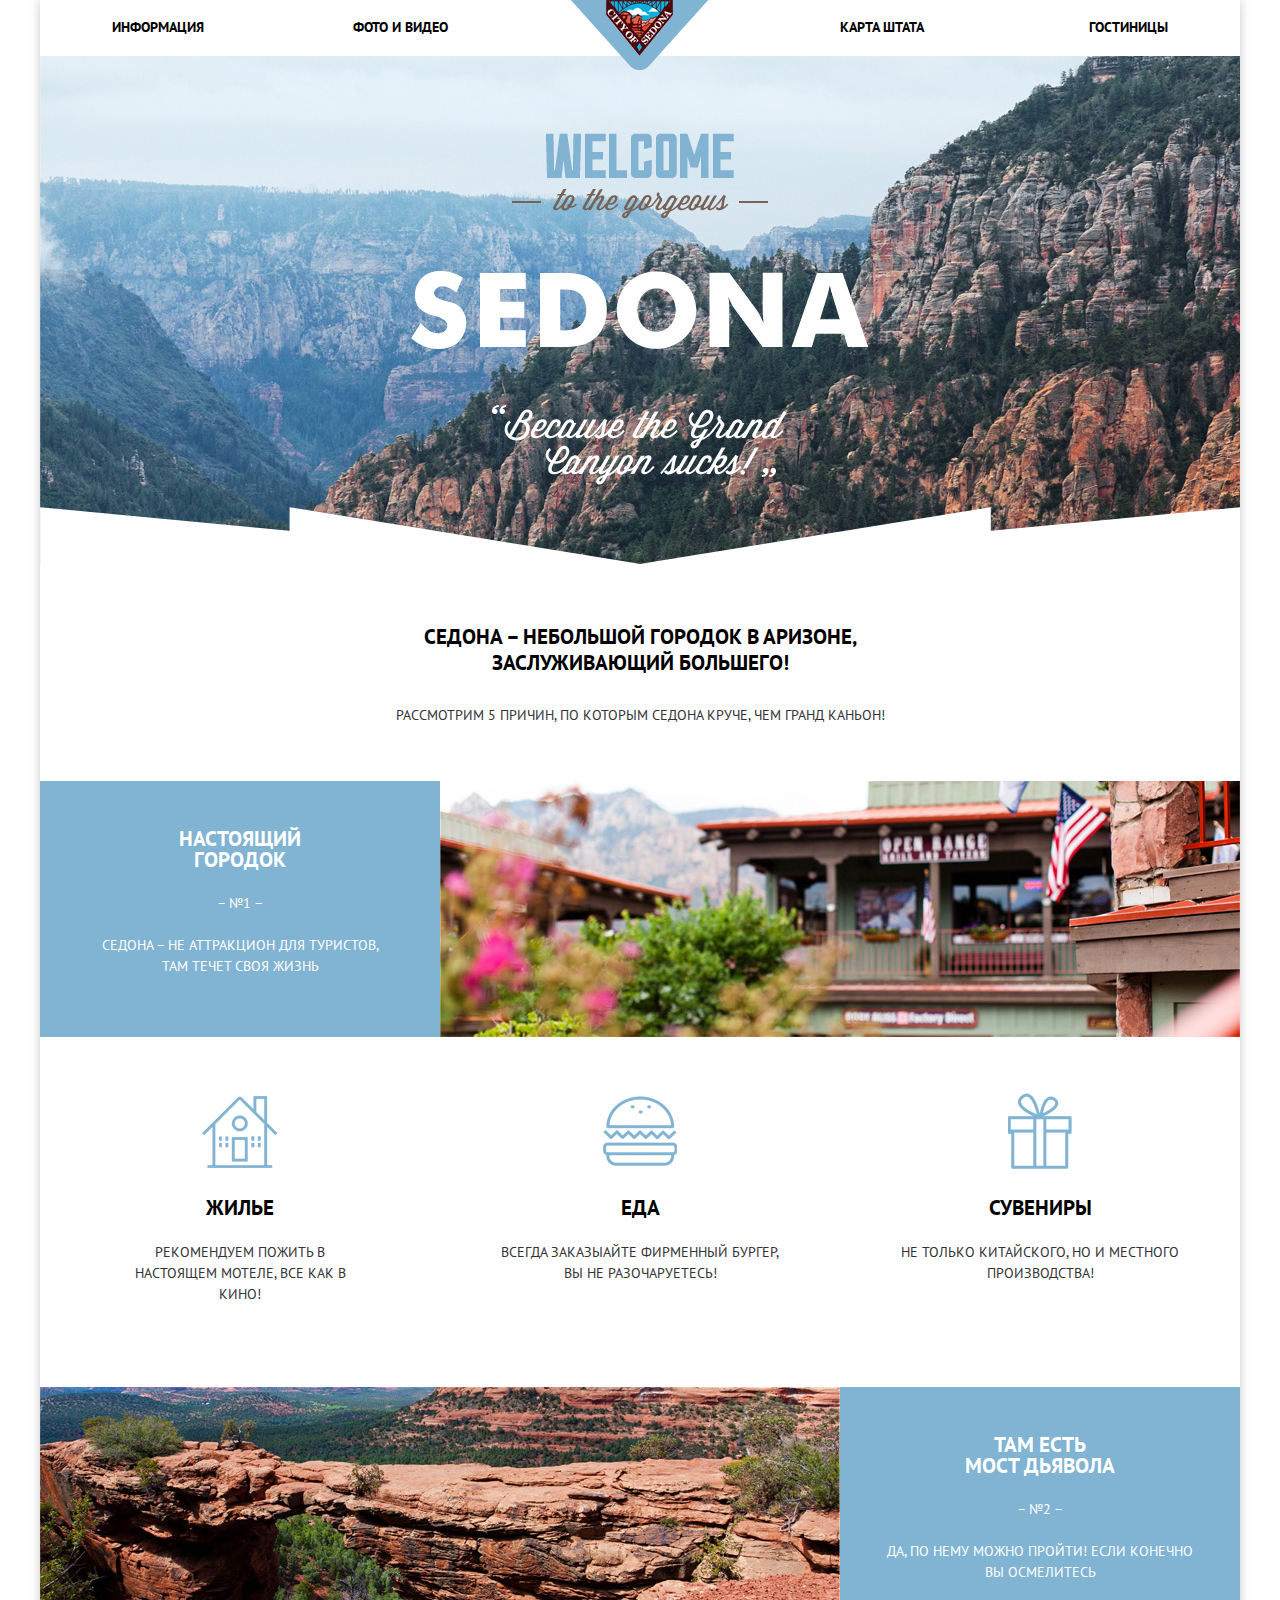
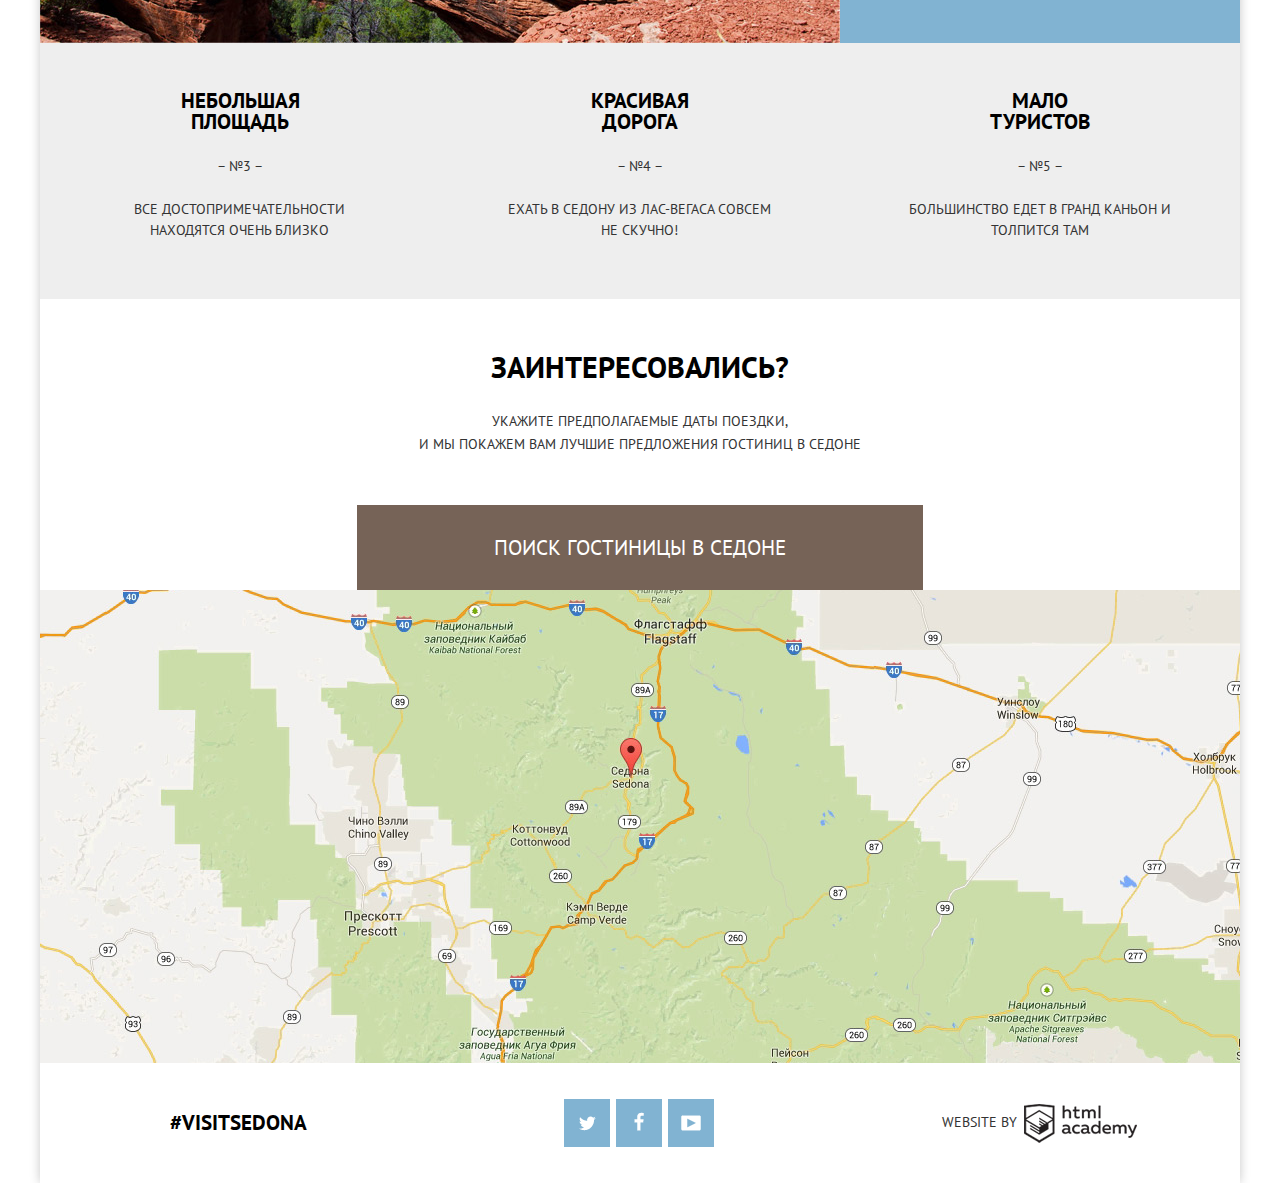
<file: index.html>
<!DOCTYPE html>
<html lang="ru">
  <head>
    <meta charset="utf-8">
    <title>HTML Academy: Седона</title>
    <link href="https://fonts.googleapis.com/css?family=PT+Sans:400,700&amp;subset=cyrillic" rel="stylesheet">
    <link rel="stylesheet" type="text/css" href="css/normalize.css">
    <link href="css/style.min.css" rel="stylesheet">
  </head>
  <body>
    <div class="main-container">
      <header class="main-header wrapper">
        <nav class="header-nav">
        	<ul class="clearfix">
        		<li><a href="#">Информация</a></li>
        		<li><a href="#">Фото и видео</a></li>
        		<li><a href="#">Карта штата</a></li>
        		<li><a href="catalog.html">Гостиницы</a></li>
        	</ul>
        	<div class="header-logo">
        		<img src="img/logo.png" width="138" height="70" alt="City of Sedona">
        	</div>
        </nav>
      </header>
      <main class="main-menu clearfix">
        <div class="main-logo"></div>
        <h3 class="main-title">Седона &ndash; небольшой городок в Аризоне, заслуживающий большего!</h3>
        <p class="reasons">Рассмотрим 5 причин, по которым Седона круче, чем Гранд Каньон!</p>
        <section class="feautures town clearfix">
          <div class="feauture-basic-town">
            <h3 class="title">Настоящий городок</h3>
            <span class="basic-number">&ndash; №1 &ndash;</span>
            <p class="basic-descript">Седона &ndash; не аттракцион для туристов, там течет своя жизнь</p>
          </div>
          <div class="picture-town">
            <img src="img/town.jpg" width="800" height="256" alt="Вид города">
          </div>
        </section>
        <section class="feautures special clearfix"> 
        	<div class="feauture-home">
        	  <h3 class="title-black">Жилье</h3>
        	  <p class="feauture-descript">Рекомендуем пожить в настоящем мотеле, все как в кино!</p>
        	</div>
        	<div class="feauture-food">
        	  <h3 class="title-black">Еда</h3>
        	  <p class="feauture-descript">Всегда заказыайте фирменный бургер, вы не разочаруетесь!</p>
        	</div>
        	<div class="feauture-souvenir">
        	  <h3 class="title-black">Сувениры</h3>
        	  <p class="feauture-descript">Не только китайского, но и местного производства!</p>
        	</div>
        </section>
  			<section class="feautures mount clearfix">
        	<div class="picture-mount">
            <img src="img/bridge.jpg" width="800" height="256" alt="Мост дьявола"> 
          </div>
        	<div class="feauture-basic-mount">
        		<h3 class="title">Там есть<br>мост дьявола</h3>
        		<span class="basic-number">&ndash; №2 &ndash;</span>
        		<p class="basic-descript">Да, по нему можно пройти! Если конечно вы осмелитесь</p>
        	</div>
        </section>
  			<section class="feautures row clearfix">
        	<div class="feauture-square">
        	  <h3 class="title-black">Небольшая площадь</h3>
        	  <span class="feauture-number">&ndash; №3 &ndash;</span>
        	  <p class="feauture-descript">Все достопримечательности находятся очень близко</p>
        	</div>
          <div class="feauture-road">
        		<h3 class="title-black">Красивая дорога</h3>
        	  <span class="feauture-number">&ndash; №4 &ndash;</span>
        	  <p class="feauture-descript">Ехать в Седону из Лас-Вегаса совсем не скучно!</p>
        	</div>
        	<div class="feauture-tourist">
        		<h3 class="title-black">Мало туристов</h3>
        	  <span class="feauture-number">&ndash; №5 &ndash;</span>
        	  <p class="feauture-descript">Большинство едет в Гранд Каньон и толпится там</p>
        	</div>
        </section>
      	<div class="order">
      		<h2 class="title-order">Заинтересовались?</h2>
      		<p class="order-descript">Укажите предполагаемые даты поездки, <br>и мы покажем вам лучшие предложения гостиниц в Седоне</p>
      	  <a class="order-btn" href="form.html">Поиск гостиницы в Седоне</a>
    			<form action="https://echo.htmlacademy.ru" method="get" class="order-form-choise clearfix">
    			  <fieldset class="arrive">
    				  <label for="date-arrive" class="form-label">Дата заезда:</label>
    				  <input type="text" name="date-arrive" id="date-arrive" placeholder="24 апреля 2017">
    				  <button type="button" name="btn-calendar" class="btn-calendar">Календарь</button>
    				</fieldset>
    				<fieldset class="depart">
    				  <label for="date-depart" class="form-label">Дата выезда:</label>
    				  <input type="text" name="date-depart" id="date-depart" placeholder="4 июля 2017">
    				  <button type="button" name="btn-calendar" class="btn-calendar">Календарь</button>
    				</fieldset>
    				<fieldset class="adult">
    				  <label for="adult" class="form-label">Взрослые:</label>
							<div class="form-field">
							  <button type="button" name="btn-minus" class="btn-minus" value="-">Меньше</button>
							  <input type="text" name="adult" id="adult" placeholder="2">
							  <button type="button" name="btn-plus" class="btn-plus" value="+">Больше</button>
							</div>
    				</fieldset>
    				<fieldset class="children">
    				  <label for="children" class="form-label">Дети:</label>
							<div class="form-field">
	    				  <button type="button" name="btn-minus" class="btn-minus" value="-">Меньше</button>
	     				  <input type="text" name="children" id="children" placeholder="0">
	     				  <button type="button" name="btn-plus" class="btn-plus" value="+">Больше</button>
							</div>
    				</fieldset>
    				<button class="btn" type="submit">Найти</button>
    			</form>
      	</div>
        <div class="map">
          <iframe src="https://www.google.com/maps/embed?pb=!1m18!1m12!1m3!1d837973.7880609115!2d-112.31947871627142!3d34.872930459071746!2m3!1f0!2f0!3f0!3m2!1i1024!2i768!4f13.1!3m3!1m2!1s0x872da132f942b00d%3A0x5548c523fa6c8efd!2z0KHQtdC00L7QvdCwLCDQkNGA0LjQt9C-0L3QsCA4NjMzNiwg0KHQqNCQ!5e0!3m2!1sru!2sru!4v1494245614513"></iframe>
        </div>
      </main>
      <footer class="main-footer clearfix">
      	<section class="footer-contacts">
      		<a href="#" class="contacts">#visitsedona</a>
      	</section>
      	<section class="footer-social">
      		<a href="#" class="social-btn social-btn-tw">Twitter</a>
      		<a href="#" class="social-btn social-btn-fb">Facebook</a>
      		<a href="#" class="social-btn social-btn-yt">Youtube</a>
      	</section>
      	<section class="footer-copyright">
      		<span class="copyright">website by</span>
      		<a href="https://htmlacademy.ru/intensive/htmlcss" class="academy-logo">HTML Academy</a>
      	</section>
      </footer>
    </div>
    <script type="text/javascript" src="js/script.min.js"></script> 
  </body>
</html>
</file>
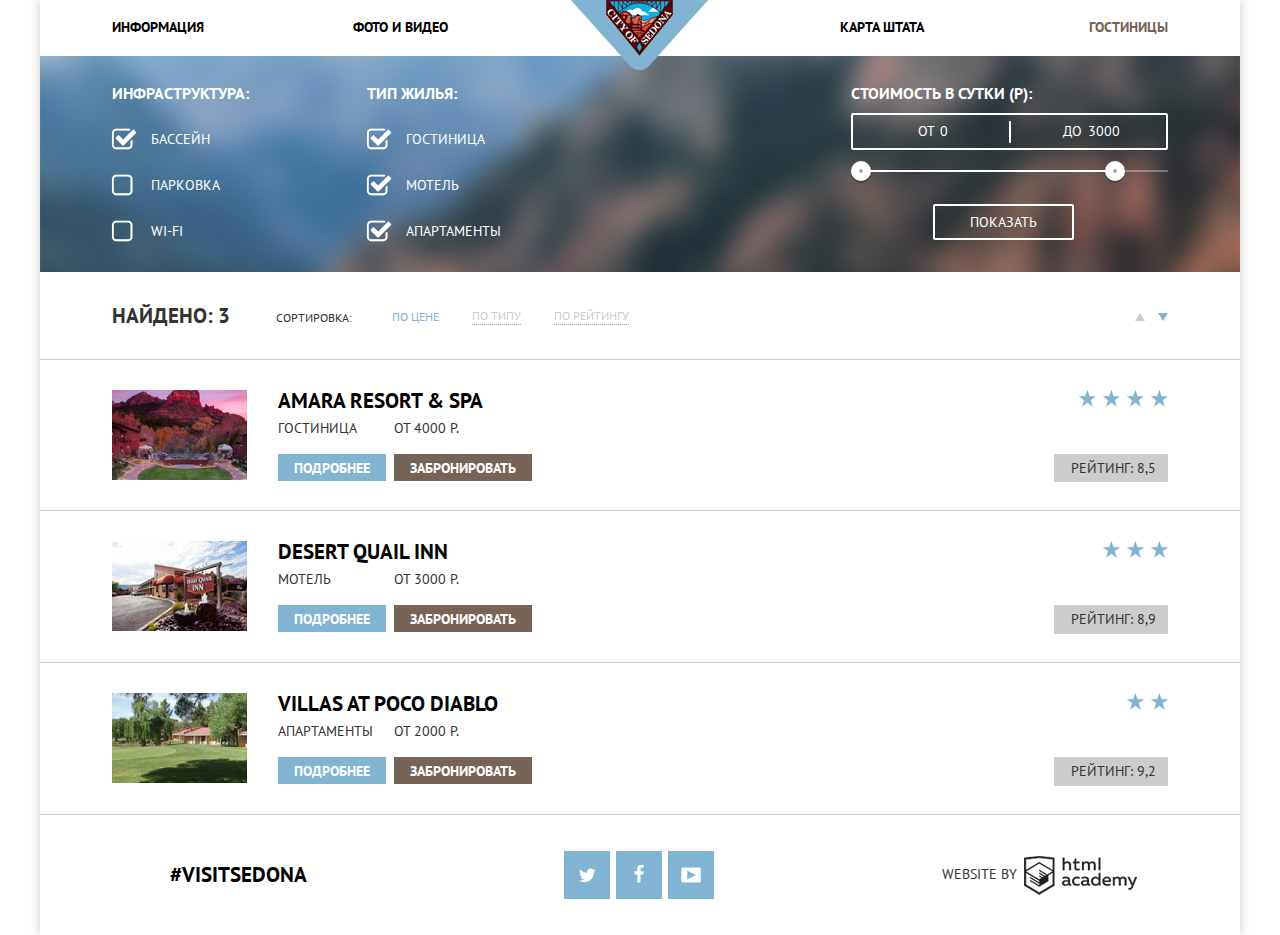
<file: catalog.html>
<!DOCTYPE html>
<html lang="ru">
  <head>
    <meta charset="utf-8">
    <title>HTML Academy: Седона</title>
    <link href="https://fonts.googleapis.com/css?family=PT+Sans:400,700&amp;subset=cyrillic" rel="stylesheet">
    <link rel="stylesheet" type="text/css" href="css/normalize.css">
    <link href="css/style.min.css" rel="stylesheet">
  </head>
  <body>
    <div class="main-container">
      <header class="main-header wrapper">
        <nav class="header-nav">
        	<ul class="clearfix">
        		<li><a href="#">Информация</a></li>
        		<li><a href="#">Фото и видео</a></li>
        		<li><a href="#">Карта штата</a></li>
        		<li><a class="active-link" href="#">Гостиницы</a></li>
        	</ul>
        	<a href="index.html" class="header-logo"><img src="img/logo.png" width="138" height="70" alt="City of Sedona"></a>
        </nav>
      </header>
      <main class="main-menu">
        <form action="https://echo.htmlacademy.ru" method="get" class="form-search clearfix wrapper">
          <fieldset class="search-type search-type-structure">
            <legend class="search-name">Инфраструктура:</legend>
            <ul class="search-list">
              <li>
                <input type="checkbox" name="pool" id="pool" checked>
                <label for="pool">Бассейн</label></li>
              <li>
                <input type="checkbox" name="parking" id="parking">
                <label for="parking">Парковка</label>
              </li>
              <li>
                <input type="checkbox" name="wi-fi" id="wi-fi">
                <label for="wi-fi">Wi-Fi</label>
              </li>
            </ul> 
          </fieldset>
          <fieldset class="search-type search-type-housing">
            <legend class="search-name">Тип жилья:</legend>
            <ul class="search-list">
              <li>
                <input type="checkbox" name="hotel" id="hotel" checked>
                <label for="hotel">Гостиница</label></li>
              <li>
                <input type="checkbox" name="motel" id="motel" checked>
                <label for="motel">Мотель</label>
              </li>
              <li>
                <input type="checkbox" name="apartm" id="apartm" checked>
                <label for="apartm">Апартаменты</label>
              </li>
            </ul>
          </fieldset>
          <fieldset class="search-type search-type-cost">
            <legend class="search-name">Стоимость в сутки (р):</legend>
            <div class="price-controls">
              <label class="min-price">от <input type="text" name="min-price" value="0"></label>
              <label class="max-price">до <input type="text" name="max-price" value="3000"></label>
            </div>
            <div class="range-controls">
              <div class="scale">
                <div class="bar"></div>
              </div>
              <div class="range-toggle range-toggle-min"></div>
              <div class="range-toggle range-toggle-max"></div>
            </div>
            <button class="btn-transparent" type="submit">Показать</button>
          </fieldset>
        </form>
        <div class="search-nav wrapper clearfix">
          <div class="search-sum">Найдено: 3</div>
          <div class="search-sort">
            <span class="sort">Сортировка:</span>
            <a href="#" class="active">По цене</a>
            <a href="#" class="not-active">По типу</a>
            <a href="#" class="not-active">По рейтингу</a>
          </div>
          <div class="search-sort-btn">
            <a href="#" class="sort-btn-up">&uarr;</a>
            <a href="#" class="sort-btn-down sort-btn-active">&darr;</a>
          </div>
        </div>
        <div class="search-result">
          <article class="search-item clearfix wrapper">
            <div class="item-picture"><img src="img/amara-hotel.jpg" width="135" height="90" alt="Amara Resort & Spa"></div>
            <div class="item-description clearfix">
              <h3 class="item-title"><a href="#">Amara Resort &amp; Spa</a></h3>
              <div class="item-type">Гостиница</div>
              <div class="item-cost">От 4000 р.</div>
              <a class="item-btn item-btn-more" href="#">Подробнее</a>
              <a class="item-btn item-btn-order" href="#">Забронировать</a>
            </div>
            <div class="search-rate">
              <div class="rate-sum rate-sum-four">
                <a href="#"><img src="img/star.png" width="17" height="17" alt="Рейтинг">Рейтинг</a>
                <a href="#"><img src="img/star.png" width="17" height="17" alt="Рейтинг">Рейтинг</a>
                <a href="#"><img src="img/star.png" width="17" height="17" alt="Рейтинг">Рейтинг</a>
                <a href="#"><img src="img/star.png" width="17" height="17" alt="Рейтинг">Рейтинг</a>
              </div>
              <div class="rate-description">
                <span>Рейтинг: 8,5</span>
              </div>
            </div>
          </article>
          <article class="search-item clearfix wrapper">
            <div class="item-picture"><img src="img/desert-hotel.jpg" width="135" height="90" alt="Desert Quail Inn"></div>
            <div class="item-description clearfix">
              <h3 class="item-title"><a href="#">Desert Quail Inn</a></h3>
              <div class="item-type">Мотель</div>
              <div class="item-cost">От 3000 р.</div>
              <a class="item-btn item-btn-more" href="#">Подробнее</a>
              <a class="item-btn item-btn-order" href="#">Забронировать</a>
            </div>
            <div class="search-rate">
              <div class="rate-sum rate-sum-three">
                <a href="#"><img src="img/star.png" width="17" height="17" alt="Рейтинг">Рейтинг</a>
                <a href="#"><img src="img/star.png" width="17" height="17" alt="Рейтинг">Рейтинг</a>
                <a href="#"><img src="img/star.png" width="17" height="17" alt="Рейтинг">Рейтинг</a>
              </div>
              <div class="rate-description">
                <span>Рейтинг: 8,9</span>
              </div>
            </div>
          </article>
          <article class="search-item clearfix wrapper">
            <div class="item-picture"><img src="img/poco-hotel.jpg" width="135" height="90" alt="Villas at poco diablo"></div>
            <div class="item-description clearfix">
              <h3 class="item-title"><a href="#">Villas at poco diablo</a></h3>
              <div class="item-type">Апартаменты</div>
              <div class="item-cost">От 2000 р.</div>
              <a class="item-btn item-btn-more" href="#">Подробнее</a>
              <a class="item-btn item-btn-order" href="#">Забронировать</a>
            </div>
            <div class="search-rate">
              <div class="rate-sum rate-sum-two">
                <a href="#"><img src="img/star.png" width="17" height="17" alt="Рейтинг">Рейтинг</a>
                <a href="#"><img src="img/star.png" width="17" height="17" alt="Рейтинг">Рейтинг</a>
              </div>
              <div class="rate-description">
                <span>Рейтинг: 9,2</span>
              </div>
            </div>
          </article>
        </div>
      </main>
      <footer class="main-footer clearfix">
        <section class="footer-contacts">
          <a href="#" class="contacts">#visitsedona</a>
        </section>
        <section class="footer-social">
          <a href="#" class="social-btn social-btn-tw">Twitter</a>
          <a href="#" class="social-btn social-btn-fb">Facebook</a>
          <a href="#" class="social-btn social-btn-yt">Youtube</a>
        </section>
        <section class="footer-copyright">
          <span class="copyright">website by</span>
          <a href="https://htmlacademy.ru/intensive/htmlcss" class="academy-logo">HTML Academy</a>
        </section>
      </footer>
    </div>
  </body>
</html>
</file>
<file: css/style.min.css>
body{min-width:1200px;font-family:"PT Sans","Arial",sans-serif;font-size:14px;line-height:21px;color:#333;font-weight:400;text-transform:uppercase}img{max-width:100%;height:auto}.clearfix::after{content:"";display:table;clear:both}.main-container{width:1200px;margin:0 auto;box-shadow:0 0 10px 0 #c8c8c8}.wrapper{padding-left:72px;padding-right:72px}.header-nav{position:relative}.header-nav ul{list-style-type:none;margin:0;padding:0}.header-nav li{float:left;width:20%;padding-top:17px;padding-bottom:18px;font-weight:700;box-sizing:border-box}.header-nav li:nth-child(2){margin-right:20%;padding-left:30px}.header-nav li:nth-child(3){text-align:right;padding-right:33px}.header-nav li:last-child{float:right;text-align:right}.header-logo{position:absolute;top:0;left:50%;transform:translateX(-50%);z-index:1}.header-nav a{text-decoration:none;color:#000}.header-nav a:hover{color:#81b3d2}.header-nav a:active{color:#ccc}.header-nav .active-link,.header-nav .active-link:active,.header-nav .active-link:hover{color:#766357}.main-logo{position:relative;min-height:508px;background-color:#6f94ba;background-image:url(../img/background-main.jpg);background-repeat:no-repeat;background-size:cover;background-position:0 -55px;margin-bottom:60px}.main-logo::before{position:absolute;bottom:0;left:0;content:"";width:100%;min-height:57px;background-image:url(../img/background-fringing.png);background-repeat:no-repeat}.main-title{font-size:21px;line-height:26px;color:#000;font-weight:700;text-align:center;padding-left:382px;padding-right:382px;margin:0 0 29px}.reasons{margin:0 0 55px}.feautures,.reasons{text-align:center}.title{margin-top:47px;margin-bottom:23px;padding-left:125px;padding-right:125px;font-size:21px;color:#fff}.town{background:#81b3d2}.feauture-basic-town{float:left;width:400px}.basic-number{color:#fff}.basic-descript{margin:21px 0 0;padding-left:60px;padding-right:60px;color:#fff}.picture-town{float:right;width:800px}.item-picture img,.picture-mount img,.picture-town img{display:block}.special{margin-bottom:68px}.feauture-home .feauture-descript{padding-left:73px;padding-right:73px}.feauture-home{position:relative;float:left;padding-top:139px;width:400px}.feauture-food::before,.feauture-home::before,.feauture-souvenir::before{position:absolute;top:59px;left:50%;margin-left:-38px;content:"";width:75px;height:72px;background-image:url(../img/sprites.png);background-repeat:no-repeat;background-position:-201px -376px}.title-black{color:#000;margin-bottom:24px;font-size:21px}.feauture-food,.feauture-souvenir{position:relative;float:left;padding-top:139px;width:400px}.feauture-food .feauture-descript{padding:0 55px}.feauture-food::before,.feauture-souvenir::before{margin-left:-37px;width:74px;height:70px;background-position:-200px -201px}.feauture-souvenir{float:right}.feauture-souvenir::before{top:56px;margin-left:-32px;width:64px;height:76px;background-position:-501px -1px}.feauture-souvenir .feauture-descript{padding:0 60px}.mount{background:#81b3d2}.picture-mount{float:left;width:800px}.feauture-basic-mount{float:right;width:400px}.feauture-basic-mount .title{padding:0}.feauture-basic-mount .basic-descript{padding-left:45px;padding-right:45px}.row{background:#eee}.row .title-black{margin:47px 0 24px;padding-left:138px;padding-right:138px}.row .feauture-descript{padding-left:60px;padding-right:61px;margin:22px 0 58px}.feauture-road,.feauture-square{float:left;width:400px}.feauture-tourist{float:right;width:400px}.title-order{margin:56px 0 31px}.order{text-align:center;position:relative}.order-descript{line-height:23px;margin:0 auto 49px;max-width:566px}.order-btn{display:inline-block;vertical-align:middle;text-decoration:none;font-size:21px;background:#766357;color:#fff;padding:32px 137px}.order-form-choise{display:none}.order-form-choise-show{display:block;text-align:left;width:568px;margin-left:-284px;position:absolute;top:235px;left:50%;box-sizing:border-box;padding:56px 55px;background-color:#fff;box-shadow:0 3px 10px 0 #a1a2a2;animation-name:bounce;animation-duration:.6s}.order-form-choise fieldset{margin-left:0;margin-right:0;border:0;padding:0;font-size:0}.order-form-choise input,.order-form-choise label{font-size:14px;font-weight:700;color:#000}.order-form-choise input{display:inline-block;vertical-align:middle;box-sizing:border-box;border:0;padding:8px 11px}::-webkit-input-placeholder{opacity:1}:-moz-placeholder,::-moz-placeholder{opacity:1}:-ms-input-placeholder{opacity:1}.order-form-choise input[type=text]:hover{background-color:#ebebeb}.order-form-choise input[type=text]:focus{background-color:#fff;outline:2px solid #e5e5e5}.arrive,.depart{margin-bottom:30px;position:relative}.depart{margin-bottom:31px}.form-label{display:inline-block;vertical-align:middle}.arrive .form-label,.depart .form-label{width:112px}.arrive input[id=date-arrive],.depart input[id=date-depart]{width:346px;padding:8px 35px 8px 13px;box-sizing:border-box;text-transform:uppercase;background-color:#f2f2f2}.btn-calendar{position:absolute;top:6px;right:5px;width:25px;height:25px;border:0;background-image:url(../img/sprites.png);background-repeat:no-repeat;opacity:.3;background-color:transparent;background-position:0 0;cursor:pointer;font-size:0}.btn-calendar:hover{opacity:1}.btn-calendar:active{border:0;outline:0;opacity:1;background-position:-1px -51px}.btn-calendar:focus{outline:0}.order-form-search input{display:inline-block;vertical-align:middle;box-sizing:border-box}.adult,.children{position:relative;float:left;width:55%}.children{float:right;width:39%;margin-bottom:55px}.adult input[id=adult],.children input[id=children]{display:block;width:100%;margin:0;padding:8px 30px;background-color:#f2f2f2;text-align:center;box-sizing:border-box}.adult .form-label{margin-right:40px}.children .form-label{margin-right:26px}.form-field{position:relative;display:inline-block;vertical-align:middle;width:114px}.btn-minus,.btn-plus{position:absolute;top:0;width:38px;height:37px;background-color:transparent;font-size:0;border:0;cursor:pointer;z-index:9999}.btn-minus{left:0}.btn-minus::before,.btn-plus::after,.btn-plus::before{display:block;position:absolute;top:50%;left:50%;margin-top:-1px;margin-left:-5px;content:"";width:11px;height:3px;background-color:#a9a9a9}.btn-plus{right:0}.btn-plus::after{transform:rotate(90deg)}.btn-minus:hover::before,.btn-plus:hover::after,.btn-plus:hover::before{background-color:#000}.btn-minus:active::before,.btn-plus:active::after,.btn-plus:active::before{background-color:#81b3d2}.btn-minus:active,.btn-plus:active{border:0;outline:0}.btn-minus:focus,.btn-plus:focus{border:0;outline:0}.btn{line-height:26px;width:100%;border:0;padding:15px 0;background-color:#81b3d2;color:#fff;font-size:21px;text-transform:uppercase;cursor:pointer}.btn:hover{background-color:#669ec0}.btn:active{background-color:#5496bd;color:#88b6d1}.main-footer{position:relative;text-align:center;padding:36px 72px;box-sizing:border-box;background-color:rgba(255,255,255,.9)}.footer-contacts{float:left;width:240px;padding-top:13px;padding-left:13px;margin-right:87px;box-sizing:border-box}.footer-contacts a{text-decoration:none;color:#000;font-size:21px;font-weight:700}.footer-social{float:left;width:400px}.social-btn{display:inline-block;vertical-align:top;position:relative;font-size:0;width:46px;height:48px;background-color:#81b3d2}.social-btn:hover{background-color:#669ec0}.social-btn:active::before{position:absolute;content:"";left:0;top:0;width:100%;height:48px;background-color:rgba(84,150,189,.6)}.social-btn-tw{background-position:14px -184px}.social-btn-fb,.social-btn-tw,.social-btn-yt{background-image:url(../img/sprites.png);background-repeat:no-repeat}.social-btn-fb{margin:0 2px;background-position:16px -138px}.social-btn-yt{background-position:12px -235px}.footer-copyright{float:right;width:240px;padding-top:5px;padding-right:9px}.copyright{margin-right:3px}.academy-logo{display:inline-block;vertical-align:middle;width:113px;height:39px;background-image:url(../img/sprites.png);background-repeat:no-repeat;background-position:-201px -101px;font-size:0;text-decoration:none}.academy-logo:hover{background-position:-201px 0}.academy-logo:active{background-position:-201px -101px;opacity:.5}.item-description .title{text-align:left}.title-order{font-family:PT Sans;font-size:30px;line-height:24px;color:#000;font-weight:700}.form-search{padding-top:27px;padding-bottom:30px;background-color:#6f94ba;background-image:url(../img/filter-background.jpg);background-repeat:no-repeat;background-size:cover;background-position:0 18%;color:#fff}.search-name{font-weight:700;font-size:16px}.search-type{margin:0;padding:0;border:0}.search-list{list-style-type:none;padding:25px 0 0;margin:0}.search-list li{margin-bottom:25px}.search-list li:last-child{margin-bottom:0}.search-type-structure{float:left;width:240px;margin-right:15px}.search-type-housing{float:left;width:288px}.search-type-cost{float:right;width:317px}.search-type-cost .search-name{margin-bottom:9px}.search-nav{padding-top:33px;padding-bottom:31px}.search-sum{float:left;width:135px;font-size:21px;font-weight:700}.search-sort{float:left;width:363px;font-size:12px;padding-left:29px}.search-sort a,.sort{display:inline-block;vertical-align:middle;margin-right:37px}.search-sort a{text-decoration:none;line-height:1.2;margin-right:30px}.search-sort .not-active:hover{color:#81b3d2;border-bottom:1px dotted #81b3d2}.search-sort .not-active:active{color:#000;border:0}.search-sort a:last-of-type{margin-right:0}.active,.item-title a:hover{color:#81b3d2}.not-active{color:#ccc;border-bottom:1px dotted #81b3d2}.search-sort-btn{float:right;width:241px;text-align:right}.search-sort-btn a{font-size:0}.sort-btn-down,.sort-btn-up{display:inline-block;vertical-align:middle;width:0;height:0;border-left:5px solid transparent;border-right:5px solid transparent}.sort-btn-up{border-bottom:8px solid #ccc}.sort-btn-up:hover{border-bottom-color:#000}.sort-btn-up:active{border-bottom-color:#81b3d2}.sort-btn-down{border-top:8px solid #81b3d2;margin-left:9px}.search-item{padding-top:30px;padding-bottom:28px;border-top:1px solid #ccc}.search-item:last-of-type{border-bottom:1px solid #ccc}.item-picture{float:left;width:135px}.item-description{float:left;width:363px;padding-left:31px}.item-title{font-size:21px;margin:0 0 7px}.item-title a{text-decoration:none;color:#000}.item-title a:active{color:#ccc}.search-rate{float:right;width:241px}.item-type{float:left;width:116px}.item-cost{float:left;width:180px;margin-bottom:15px}.item-btn{display:inline-block;vertical-align:top;text-decoration:none;color:#fff;font-weight:700;padding:4px 16px 2px;margin-right:4px}.item-btn-more{background-color:#81b3d2}.item-btn-more:hover{background-color:#669ec0}.item-btn-more:active{background-color:#5496bd;color:#94b9d2}.item-btn-order{background-color:#766357}.item-btn-order:hover{background-color:#604e43}.item-btn-order:active{background-color:#503e33;color:#857871}.search-rate{text-align:right}.rate-description span,.rate-sum{display:inline-block;vertical-align:top}.rate-sum{text-align:right;min-height:18px;margin-bottom:36px}.rate-sum img{margin-left:3px}.rate-sum a{font-size:0}.rate-description span{padding:6px 12px 6px 17px;line-height:1.2;background-color:#ccc}input[type=checkbox]{display:none}input[type=checkbox]+label{display:block;position:relative;cursor:pointer;padding-left:39px}input[type=checkbox]+label::before{content:"";display:block;position:absolute;top:-2px;left:-2px;width:27px;height:26px;background-image:url(../img/sprites.png);background-repeat:no-repeat;background-position:0 -350px;cursor:pointer}input[type=checkbox]:checked+label::before{content:"";display:block;position:absolute;top:-1px;left:-1px;background-image:url(../img/sprites.png);background-repeat:no-repeat;width:27px;height:26px;background-position:0 -100px;border:0}input[type=checkbox]:checked:disabled+label::before,input[type=checkbox]:disabled+label::before{cursor:default;filter:brightness(40%)}input[type=checkbox]:disabled+label{color:#6a6a6a;cursor:default}.price-controls{position:relative;margin-bottom:20px;font-size:0;border:2px solid #fff;border-radius:2px}.price-controls::after{content:"";position:absolute;top:50%;left:50%;width:2px;height:22px;background:#fff;transform:translate(-50%,-50%)}.price-controls label{display:inline-block;font-size:14px;line-height:31px;vertical-align:top;cursor:pointer}.price-controls .min-price{width:90px;padding-left:65px}.price-controls .max-price{width:90px;padding-left:55px}.price-controls input{width:50px;margin:0;color:inherit;font:inherit;background:0 0;border:0}.range-controls{position:relative;margin-bottom:32px}.range-controls .scale{height:2px;background:rgba(255,255,255,.3)}.range-controls .bar{width:80%;height:2px;background:#fff}.range-toggle{position:absolute;top:-9px;width:4px;height:4px;background:#ababab;border:8px solid #fff;border-radius:50%;box-shadow:0 2px 1px 0 rgba(0,1,1,.2);cursor:pointer}.range-toggle:hover{background:#1c4f80}.range-toggle-min{left:0}.range-toggle-max{left:80%}.btn-transparent{display:block;margin:0 82px;padding:6px 35px;font-size:14px;line-height:20px;color:#fff;text-transform:uppercase;background:0 0;border:2px solid #fff;border-radius:2px;cursor:pointer}.btn-transparent:hover{color:#000;background:#fff}.btn-transparent:active,.btn-transparent:focus{outline:0}@keyframes bounce{0%{transform:translateY(-100px)}70%{transform:translateY(100px)}90%{transform:translateY(-10px)}to{transform:translateY(0)}}@keyframes shake{0%,to{transform:translateX(0)}10%,30%,50%,70%,90%{transform:translateX(-10px)}20%,40%,60%,80%{transform:translateX(10px)}}.modal-error{animation-name:shake;animation-duration:.6s}.map{background:#f2f1ef url(../img/map.jpg) no-repeat center;height:473px}.map iframe{display:block;border:0;width:100%;height:593px}
</file>
